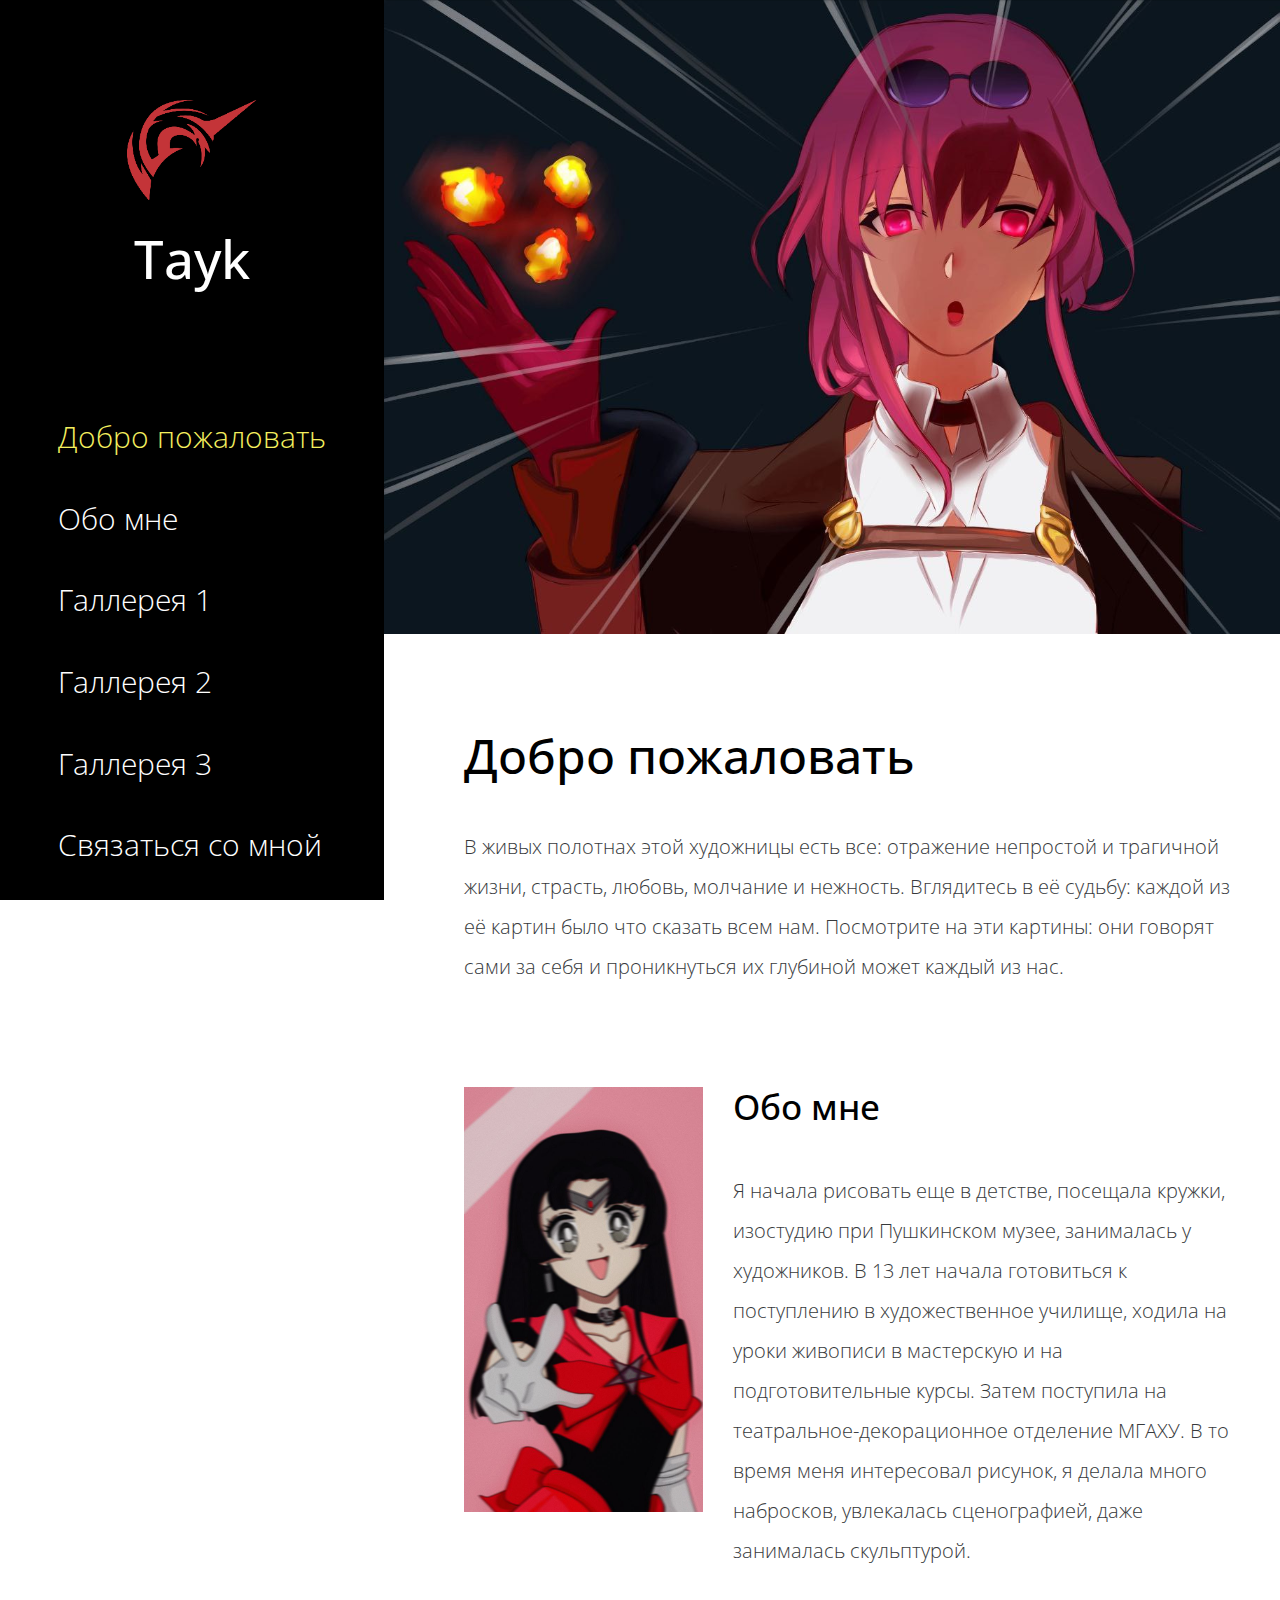
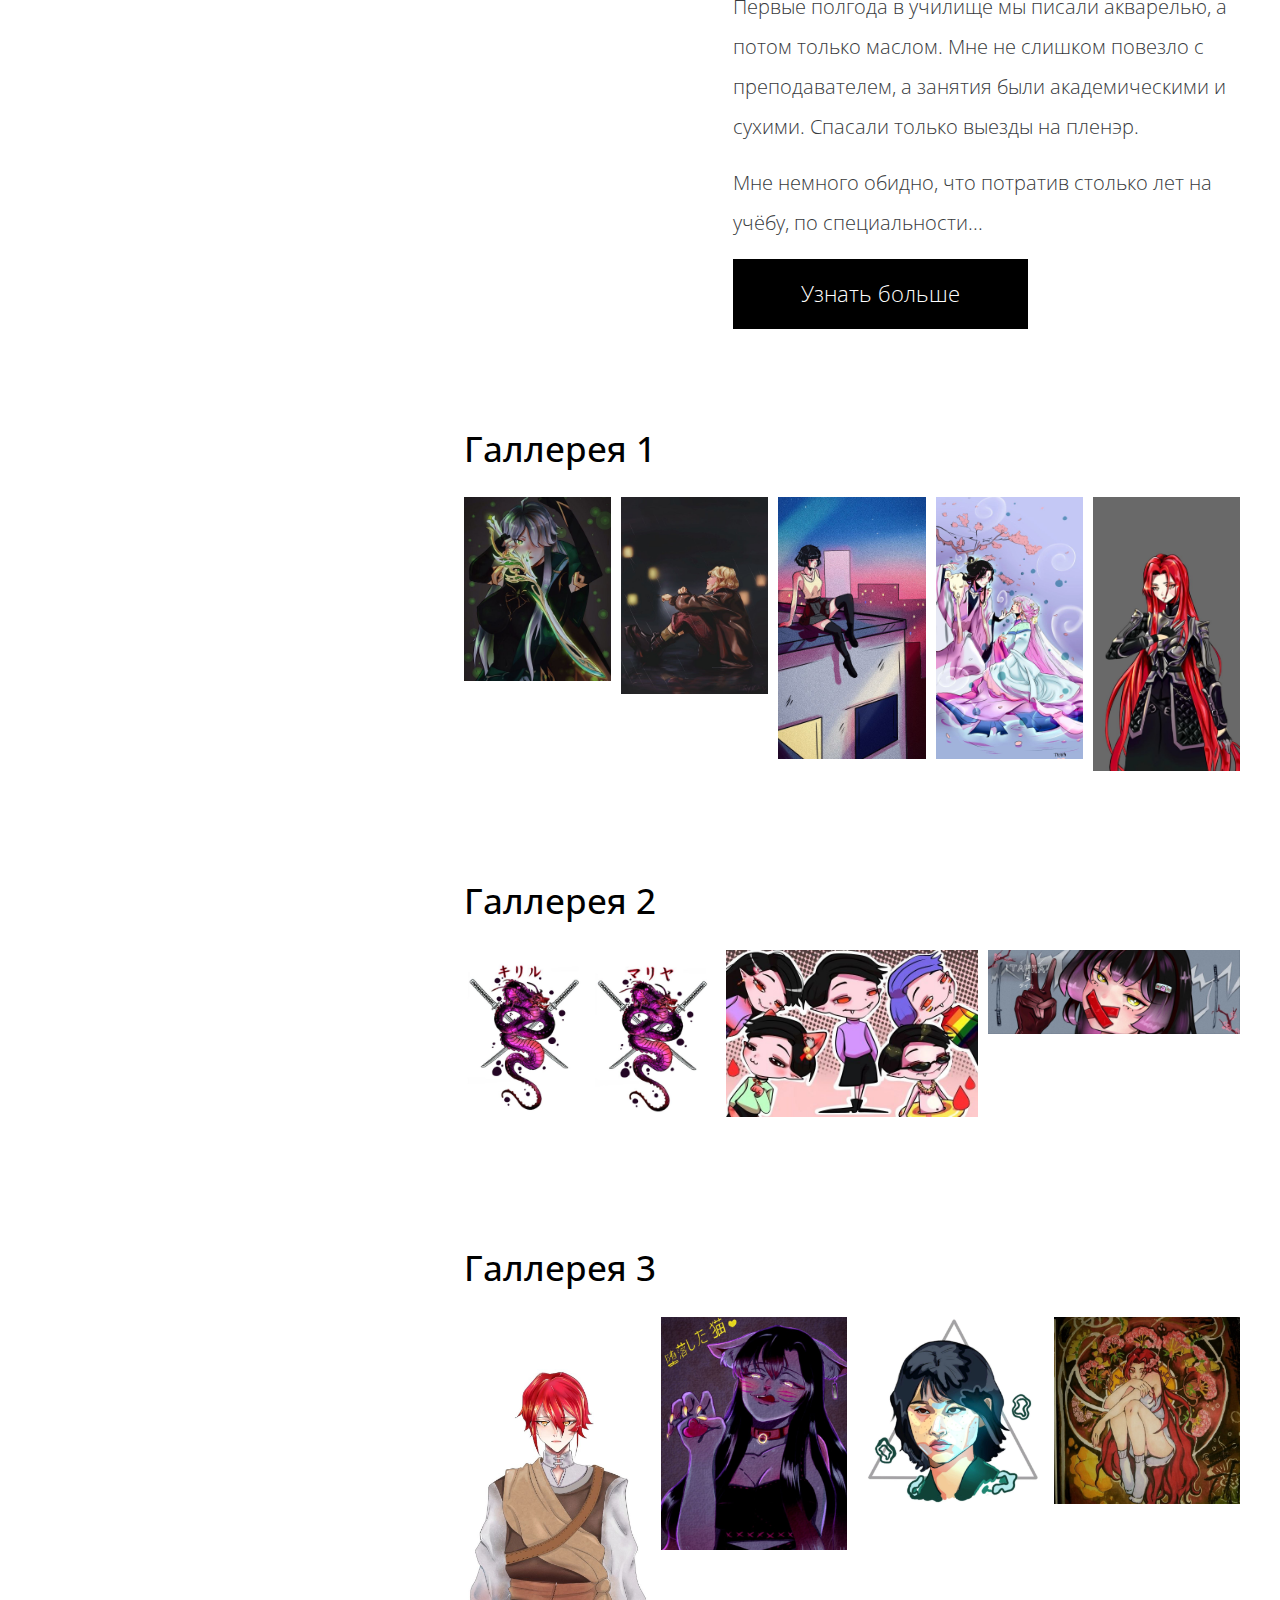
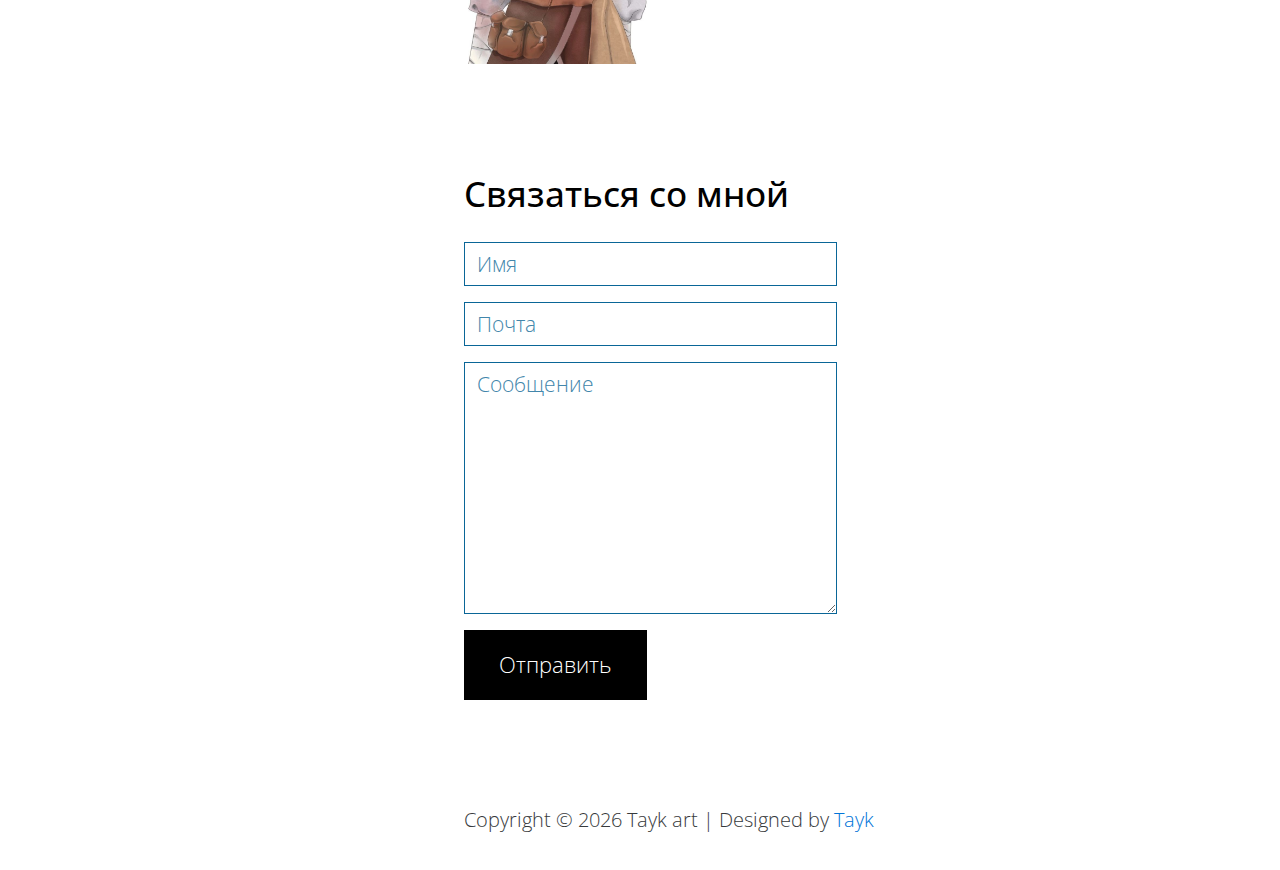
<file: index.html>
<!DOCTYPE html>
<html>
<head>
    <meta charset="utf-8">
    <meta http-equiv="X-UA-Compatible" content="IE=edge">
    <meta name="viewport" content="width=device-width, initial-scale=1">

    <title>Tauk</title>

    <!-- load stylesheets -->
    <link rel="stylesheet" href="https://fonts.googleapis.com/css?family=Open+Sans:300,400">  
    <link rel="stylesheet" href="css/bootstrap.min.css">
    <link rel="stylesheet" href="css/magnific-popup.css">                               
    <link rel="stylesheet" href="css/style.css">                                   

</head>
    <body>        
        <div class="container">
            <div class="row">
                <div class="tm-left-right-container">
                    <!-- Left column: logo and menu -->
                    <div class="tm-blue-bg tm-left-column">                        
                        <div class="tm-logo-div text-xs-center">
                            <img src="img/15.png" alt="Logo">
                            <h1 class="tm-site-name">Tayk</h1>
                        </div>
                        <nav class="tm-main-nav">
                            <ul class="tm-main-nav-ul">
                                <li class="tm-nav-item">
                                    <a href="#welcome" class="tm-nav-item-link">Добро пожаловать</a>
                                </li>
                                <li class="tm-nav-item">
                                    <a href="#about" class="tm-nav-item-link">Обо мне</a>
                                </li>
                                <li class="tm-nav-item">
                                    <a href="#galleryone" class="tm-nav-item-link">Галлерея 1</a>
                                </li>
                                <li class="tm-nav-item">
                                    <a href="#secondgallery" class="tm-nav-item-link">Галлерея 2</a>
                                </li>
                                <li class="tm-nav-item">
                                    <a href="#thirdgallery" class="tm-nav-item-link">Галлерея 3</a>
                                </li>
                                <li class="tm-nav-item">
                                    <a href="#contact" class="tm-nav-item-link">Связаться со мной</a>
                                </li>
                            </ul>
                        </nav>                                         
                    </div> <!-- Left column: logo and menu -->
                    
                    <!-- Right column: content -->
                    <div class="tm-right-column">
                        <figure>
                            <img src="img/photo_2023-06-04_22-13-18.jpg" alt="Header image" class="img-fluid">    
                        </figure>

                        <div class="tm-content-div">
                            <!-- Welcome section -->
                            <section id="welcome" class="tm-section">
                                <header>
                                    <h2 class="tm-blue-text tm-welcome-title tm-margin-b-45">Добро пожаловать</h2>
                                </header>
                                <p>В живых полотнах этой художницы есть все: отражение непростой и трагичной жизни, страсть, любовь, молчание и нежность. Вглядитесь в её судьбу: каждой из её картин было что сказать всем нам. Посмотрите на эти картины: они говорят сами за себя и проникнуться их глубиной может каждый из нас.</p>
                            </section>
                            <!-- About section -->
                            <section id="about" class="tm-section">
                                <div class="row">                                                                
                                    <div class="col-lg-8 col-md-7 col-sm-12 col-xs-12 push-lg-4 push-md-5">
                                        <header>
                                            <h2 class="tm-blue-text tm-section-title tm-margin-b-45">Обо мне</h2>
                                        </header>
                                        <p>Я начала рисовать еще в детстве, посещала кружки, изостудию при Пушкинском музее, занималась у художников. В 13 лет начала готовиться к поступлению в художественное училище, ходила на уроки живописи в мастерскую и на подготовительные курсы. Затем поступила на театральное-декорационное отделение МГАХУ. В то время меня интересовал рисунок, я делала много набросков, увлекалась сценографией, даже занималась скульптурой.</p>
                                        <p>Первые полгода в училище мы писали акварелью, а потом только маслом. Мне не слишком повезло с преподавателем, а занятия были академическими и сухими. Спасали только выезды на пленэр.</p>
                                        <p>Мне немного обидно, что потратив столько лет на учёбу, по специальности...</p>
                                        <a href="about.html#" class="tm-button tm-button-wide">Узнать больше</a>  
                                    </div>

                                    <div class="col-lg-4 col-md-5 col-sm-12 col-xs-12 pull-lg-8 pull-md-7 tm-about-img-container">
                                        <img src="img/photo_2023-03-11_18-25-50.jpg" alt="Image" class="img-fluid">    
                                    </div>  
                                </div>                            
                            </section>  

                            <!-- Gallery One section -->     
                            <section id="galleryone" class="tm-section">
                                <header><h2 class="tm-blue-text tm-section-title tm-margin-b-30">Галлерея 1</h2></header>
                                <div class="tm-gallery-container tm-gallery-1">
                                    <div class="tm-img-container tm-img-container-1">
                                        <a href="img/1.jpg"><img src="img/1.jpg" alt="Image" class="img-fluid tm-img-tn"></a>    
                                    </div>
                                    <div class="tm-img-container tm-img-container-1">
                                        <a href="img/2.jpg"><img src="img/2.jpg" alt="Image" class="img-fluid tm-img-tn"></a>    
                                    </div>
                                    <div class="tm-img-container tm-img-container-1">
                                        <a href="img/3.jpg"><img src="img/3.jpg" alt="Image" class="img-fluid tm-img-tn"></a>    
                                    </div>
                                    <div class="tm-img-container tm-img-container-1">
                                        <a href="img/4.jpg"><img src="img/4.jpg" alt="Image" class="img-fluid tm-img-tn"></a>    
                                    </div>
                                    <div class="tm-img-container tm-img-container-1">
                                        <a href="img/5.jpg"><img src="img/5.jpg" alt="Image" class="img-fluid tm-img-tn"></a>    
                                    </div>                                    
                                </div>
                            </section>

                            <!-- Second Gallery section -->     
                            <section id="secondgallery" class="tm-section">
                                <header><h2 class="tm-blue-text tm-section-title tm-margin-b-30">Галлерея 2</h2></header>
                                <div class="tm-gallery-container tm-gallery-2">
                                    <div class="tm-img-container tm-img-container-2">
                                        <a href="img/8.jpg"><img src="img/8.jpg" alt="Image" class="img-fluid tm-img-tn"></a>    
                                    </div>
                                    <div class="tm-img-container tm-img-container-2">
                                        <a href="img/7.jpg"><img src="img/7.jpg" alt="Image" class="img-fluid tm-img-tn"></a>    
                                    </div>
                                    <div class="tm-img-container tm-img-container-2">
                                        <a href="img/6.jpg"><img src="img/6.jpg" alt="Image" class="img-fluid tm-img-tn"></a>    
                                    </div>                                    
                                </div>
                            </section>

                            <!-- Third Gallery section -->     
                            <section id="thirdgallery" class="tm-section">
                                <header><h2 class="tm-blue-text tm-section-title tm-margin-b-30">Галлерея 3</h2></header>
                                <div class="tm-gallery-container tm-gallery-3">
                                    <div class="tm-img-container tm-img-container-3">
                                        <a href="img/9.jpg"><img src="img/9.jpg" alt="Image" class="img-fluid tm-img-tn"></a>    
                                    </div>
                                    <div class="tm-img-container tm-img-container-3">
                                        <a href="img/10.jpg"><img src="img/10.jpg" alt="Image" class="img-fluid tm-img-tn"></a>
                                    </div>
                                    <div class="tm-img-container tm-img-container-3">
                                        <a href="img/11.jpg"><img src="img/11.jpg" alt="Image" class="img-fluid tm-img-tn"></a>
                                    </div>
                                    <div class="tm-img-container tm-img-container-3">
                                        <a href="img/12.jpg"><img src="img/12.jpg" alt="Image" class="img-fluid tm-img-tn"></a>
                                    </div>                                    
                                </div>
                            </section>

                            <!-- Contact Us section -->
                            <section id="contact" class="tm-section">
                                <header><h2 class="tm-blue-text tm-section-title tm-margin-b-30">Связаться со мной</h2></header>

                                <div class="row">
                                    <div class="col-lg-6">
                                        <form action="#contact" method="post" class="contact-form">
                                            <div class="form-group">
                                                <input type="text" id="contact_name" name="contact_name" class="form-control" placeholder="Имя"  required/>
                                            </div>
                                            <div class="form-group">
                                                <input type="email" id="contact_email" name="contact_email" class="form-control" placeholder="Почта"  required/>
                                            </div>
                                            <div class="form-group">
                                                <textarea id="contact_message" name="contact_message" class="form-control" rows="9" placeholder="Сообщение" required></textarea>
                                            </div>                                            
                                            <button type="submit" class="float-right tm-button">Отправить</button>
                                        </form>    
                                    </div>
                                    
                                    <div class="col-lg-6 tm-contact-right">
                                        <p>
                                            
                                        </p>
                                        <address>
                                            <br>
                                            <br>
                                            
                                        </address>
                                    </div>
                                </div>
                                
                            </section>
                            <footer>
                                <p class="tm-copyright-p">Copyright &copy; <span class="tm-current-year">2023</span> Tayk art 
                                
                                | Designed by <a href="#" target="_parent">Tayk</a></p>
                            </footer>
                        </div>  
                        
                    </div> <!-- Right column: content -->
                </div>
            </div> <!-- row -->
        </div> <!-- container -->
        <div class="btn-up btn-up_hide"></div>
                
        <!-- load JS files -->
        <script src="js/jquery-1.11.3.min.js"></script>             <!-- jQuery (https://jquery.com/download/) -->
        <script src="js/jquery.magnific-popup.min.js"></script>     <!-- Magnific pop-up (http://dimsemenov.com/plugins/magnific-popup/) -->
        <script src="js/jquery.singlePageNav.min.js"></script>      <!-- Single Page Nav (https://github.com/ChrisWojcik/single-page-nav) -->
        <script src="js/up.js"></script> 
        <script>     
       
            $(document).ready(function(){

                // Single page nav
                $('.tm-main-nav').singlePageNav({
                    'currentClass' : "active",
                    offset : 20
                });

                // Magnific pop up
                $('.tm-gallery-1').magnificPopup({
                  delegate: 'a', // child items selector, by clicking on it popup will open
                  type: 'image',
                  gallery: {enabled:true}
                  // other options
                }); 

                $('.tm-gallery-2').magnificPopup({
                  delegate: 'a', // child items selector, by clicking on it popup will open
                  type: 'image',
                  gallery: {enabled:true}
                  // other options
                }); 

                $('.tm-gallery-3').magnificPopup({
                  delegate: 'a', // child items selector, by clicking on it popup will open
                  type: 'image',
                  gallery: {enabled:true}
                  // other options
                }); 

                $('.tm-current-year').text(new Date().getFullYear());                
            });
        </script>             
</body>
</html>
</file>
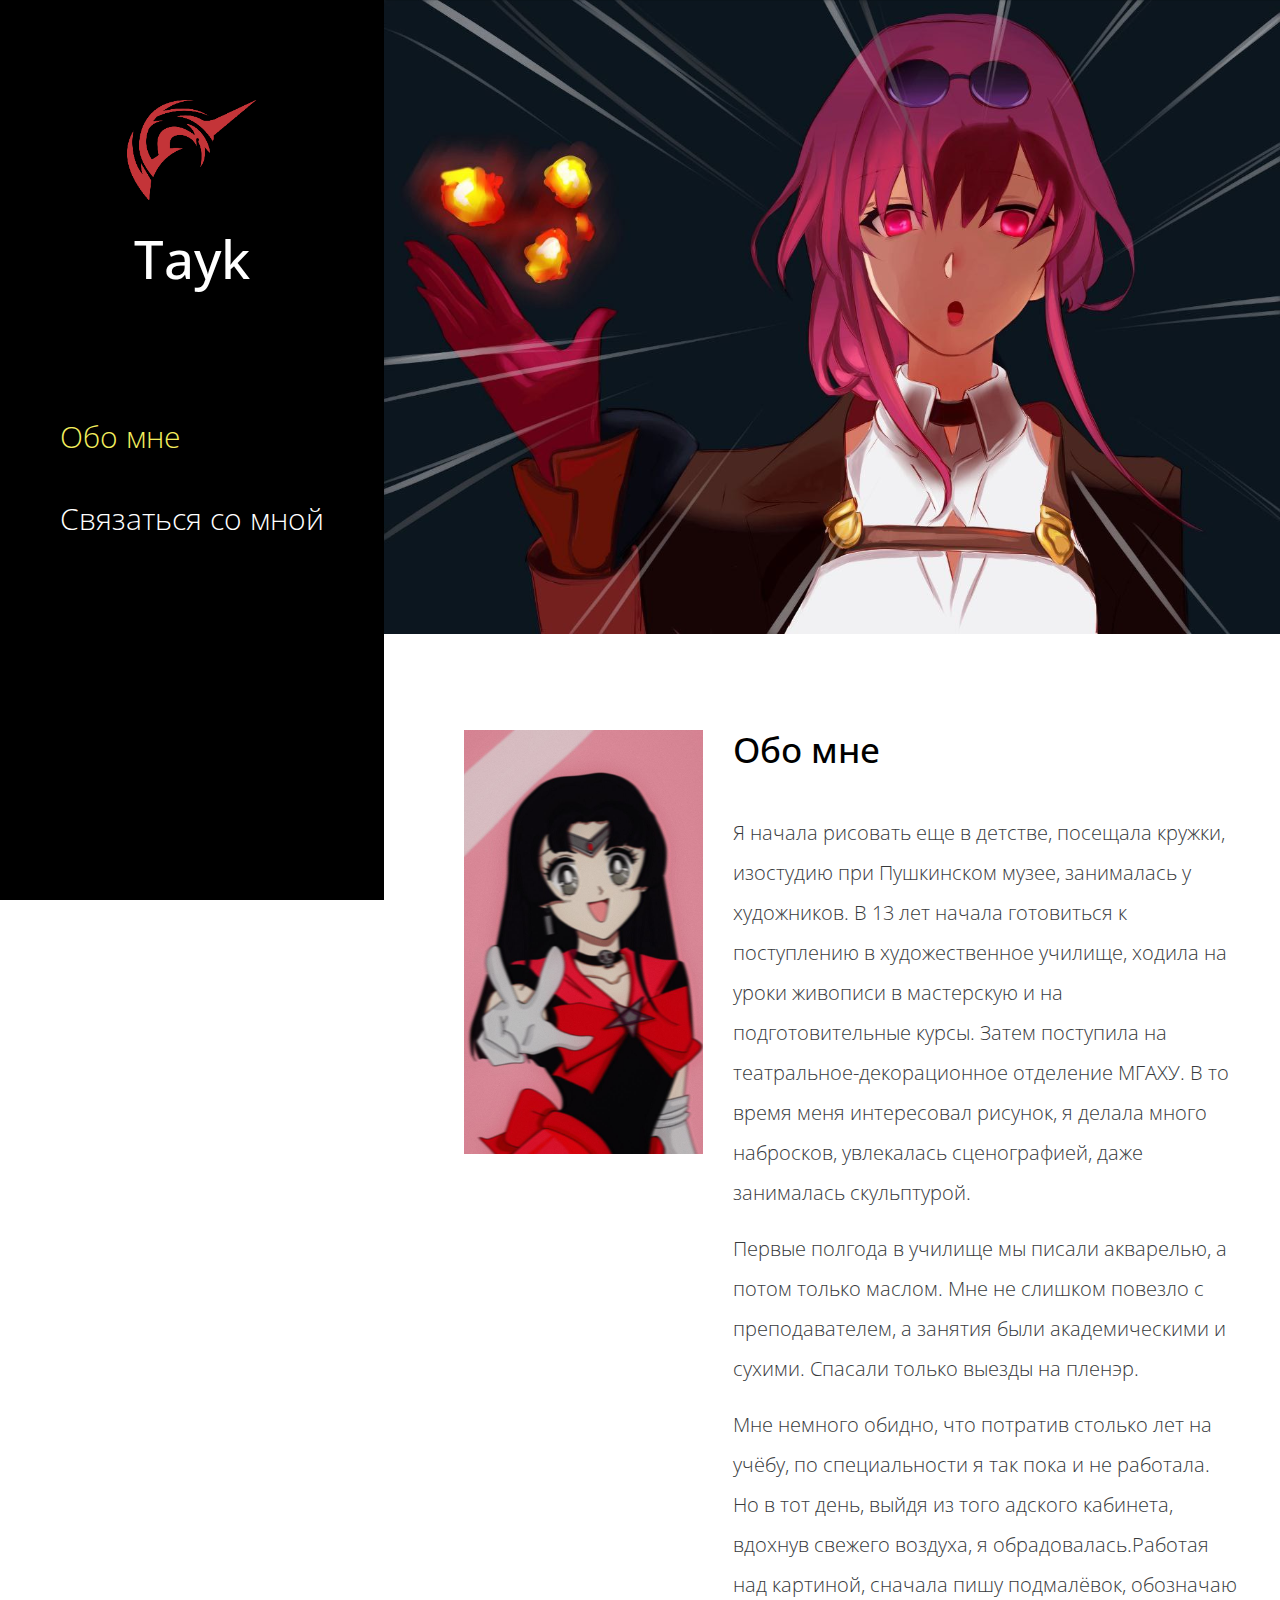
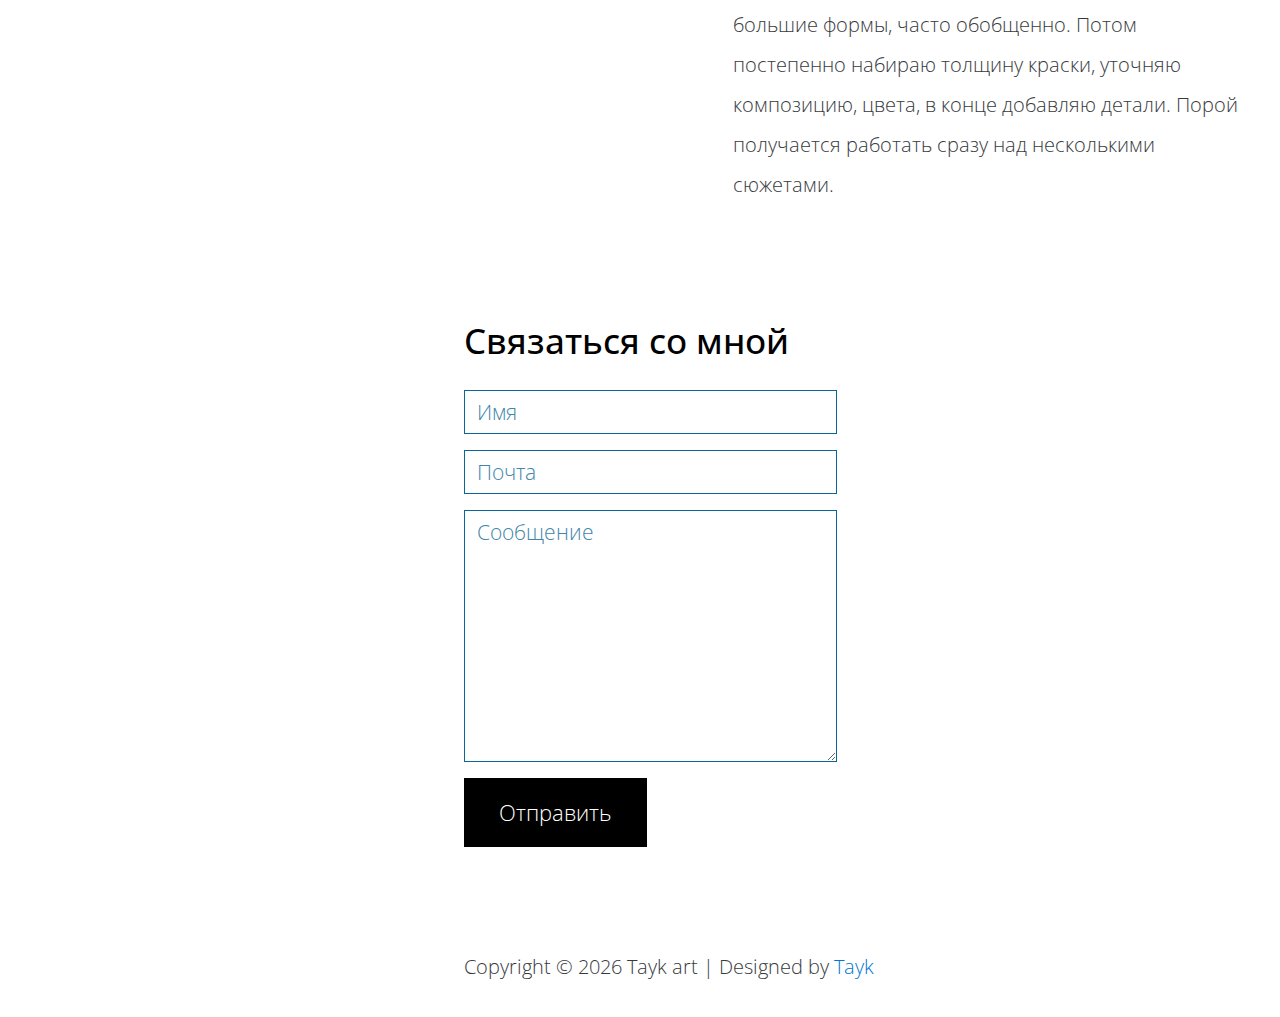
<file: about.html>
<!DOCTYPE html>
<html>
<head>
    <meta charset="utf-8">
    <meta http-equiv="X-UA-Compatible" content="IE=edge">
    <meta name="viewport" content="width=device-width, initial-scale=1">

    <title>Tauk</title>

    <!-- load stylesheets -->
    <link rel="stylesheet" href="https://fonts.googleapis.com/css?family=Open+Sans:300,400">  
    <link rel="stylesheet" href="css/bootstrap.min.css">
    <link rel="stylesheet" href="css/magnific-popup.css">                               
    <link rel="stylesheet" href="css/style.css">                                   

</head>
    <body>        
        <div class="container">
            <div class="row">
                <div class="tm-left-right-container">
                    <!-- Left column: logo and menu -->
                    <div class="tm-blue-bg tm-left-column">                        
                        <div class="tm-logo-div text-xs-center">
                            <img src="img/15.png" alt="Logo">
                            <h1 class="tm-site-name">Tayk</h1>
                        </div>
                        <nav class="tm-main-nav">
                            <ul class="tm-main-nav-ul">
                                <li class="tm-nav-item">
                                    <a href="#about" class="tm-nav-item-link">Обо мне</a>
                                </li>
                                <li class="tm-nav-item">
                                    <a href="#contact" class="tm-nav-item-link">Связаться со мной</a>
                                </li>
                            </ul>
                        </nav>                                         
                    </div> <!-- Left column: logo and menu -->
                    
                    <!-- Right column: content -->
                    <div class="tm-right-column">
                        <figure>
                            <img src="img/photo_2023-06-04_22-13-18.jpg" alt="Header image" class="img-fluid">    
                        </figure>

                        <div class="tm-content-div">
            
                            <!-- About section -->
                            <section id="about" class="tm-section">
                                <div class="row">                                                                
                                    <div class="col-lg-8 col-md-7 col-sm-12 col-xs-12 push-lg-4 push-md-5">
                                        <header>
                                            <h2 class="tm-blue-text tm-section-title tm-margin-b-45">Обо мне</h2>
                                        </header>
                                        <p>Я начала рисовать еще в детстве, посещала кружки, изостудию при Пушкинском музее, занималась у художников. В 13 лет начала готовиться к поступлению в художественное училище, ходила на уроки живописи в мастерскую и на подготовительные курсы. Затем поступила на театральное-декорационное отделение МГАХУ. В то время меня интересовал рисунок, я делала много набросков, увлекалась сценографией, даже занималась скульптурой.</p>
                                        <p>Первые полгода в училище мы писали акварелью, а потом только маслом. Мне не слишком повезло с преподавателем, а занятия были академическими и сухими. Спасали только выезды на пленэр.</p>
                                        <p>Мне немного обидно, что потратив столько лет на учёбу, по специальности я так пока и не работала. Но в тот день, выйдя из того адского кабинета, вдохнув свежего воздуха, я обрадовалась.Работая над картиной, сначала пишу подмалёвок, обозначаю большие формы, часто обобщенно. Потом постепенно набираю толщину краски, уточняю композицию, цвета, в конце добавляю детали. Порой получается работать сразу над несколькими сюжетами.</p>

                                    </div>

                                    <div class="col-lg-4 col-md-5 col-sm-12 col-xs-12 pull-lg-8 pull-md-7 tm-about-img-container">
                                        <img src="img/photo_2023-03-11_18-25-50.jpg" alt="Image" class="img-fluid">    
                                    </div>  
                                </div>                            
                            </section>  

                            <!-- Contact Us section -->
                            <section id="contact" class="tm-section">
                                <header><h2 class="tm-blue-text tm-section-title tm-margin-b-30">Связаться со мной</h2></header>

                                <div class="row">
                                    <div class="col-lg-6">
                                        <form action="#contact" method="post" class="contact-form">
                                            <div class="form-group">
                                                <input type="text" id="contact_name" name="contact_name" class="form-control" placeholder="Имя"  required/>
                                            </div>
                                            <div class="form-group">
                                                <input type="email" id="contact_email" name="contact_email" class="form-control" placeholder="Почта"  required/>
                                            </div>
                                            <div class="form-group">
                                                <textarea id="contact_message" name="contact_message" class="form-control" rows="9" placeholder="Сообщение" required></textarea>
                                            </div>                                            
                                            <button type="submit" class="float-right tm-button">Отправить</button>
                                        </form>    
                                    </div>
                                    
                                    <div class="col-lg-6 tm-contact-right">
                                        <p>
                                            
                                        </p>
                                        <address>
                                            <br>
                                            <br>
                                            
                                        </address>
                                    </div>
                                </div>
                                
                            </section>
                            <footer>
                                <p class="tm-copyright-p">Copyright &copy; <span class="tm-current-year">2023</span> Tayk art 
                                
                                | Designed by <a href="index.html#" target="_parent">Tayk</a></p>
                            </footer>
                        </div>  
                        
                    </div> <!-- Right column: content -->
                </div>
            </div> <!-- row -->
        </div> <!-- container -->
        <div class="btn-up btn-up_hide"></div>
                
        <!-- load JS files -->
        <script src="js/jquery-1.11.3.min.js"></script>             <!-- jQuery (https://jquery.com/download/) -->
        <script src="js/jquery.magnific-popup.min.js"></script>     <!-- Magnific pop-up (http://dimsemenov.com/plugins/magnific-popup/) -->
        <script src="js/jquery.singlePageNav.min.js"></script>      <!-- Single Page Nav (https://github.com/ChrisWojcik/single-page-nav) -->
        <script src="js/up.js"></script> 
        <script>     
       
            $(document).ready(function(){

                // Single page nav
                $('.tm-main-nav').singlePageNav({
                    'currentClass' : "active",
                    offset : 20
                });

                // Magnific pop up
                $('.tm-gallery-1').magnificPopup({
                  delegate: 'a', // child items selector, by clicking on it popup will open
                  type: 'image',
                  gallery: {enabled:true}
                  // other options
                }); 

                $('.tm-gallery-2').magnificPopup({
                  delegate: 'a', // child items selector, by clicking on it popup will open
                  type: 'image',
                  gallery: {enabled:true}
                  // other options
                }); 

                $('.tm-gallery-3').magnificPopup({
                  delegate: 'a', // child items selector, by clicking on it popup will open
                  type: 'image',
                  gallery: {enabled:true}
                  // other options
                }); 

                $('.tm-current-year').text(new Date().getFullYear());                
            });
        </script>             
</body>
</html>
</file>
<file: css/style.css>
body {
	font-family: 'Open Sans', Helvetica, Arial, sans-serif;
	font-size: 20px;
	font-weight: 300;
	overflow-x: hidden;
}

a, button { transition: all 0.3s ease; }
a:hover,
a:focus {
	text-decoration: none;
	outline: none;
}

.row { display: block; }
.tm-left-right-container { width: 100%; }

.tm-blue-bg {
	background-color: #000000;
	color: white;
}

.tm-blue-text {	color: #000000; }
.tm-blue-bg a {	color: white; }

.tm-site-name {
	font-size: 4rem;
	margin-top: 20px;
}

.tm-logo-div { 
	padding-top: 40px; 
	padding-bottom: 40px;
}

.tm-main-nav { display: none; }

.tm-main-nav-ul {
	display: inline-block;
	padding-left: 0;
}

.tm-section { margin-bottom: 60px; }
.tm-welcome-title {	font-size: 2.4rem; }
.tm-section-title {	font-size: 2.2rem; }
.tm-content-div { padding: 40px; }
.tm-margin-b-45 { margin-bottom: 45px; }
.tm-margin-b-30 { margin-bottom: 30px; }
p { line-height: 2; }

.tm-button {
	background-color: #000000;
	border: none;
	color: white;
	cursor: pointer;
	display: inline-block;
	font-size: 1.4rem;	
	padding: 18px 35px;
}

.tm-button-wide { padding: 18px 40px; }

.tm-button:hover,
.tm-button:active,
.tm-button:focus {
	background-color: #000000;
	color: white;
}

.tm-nav-item:hover a,
.tm-nav-item:active a,
.tm-nav-item:focus a,
.tm-nav-item-link.active {
	color: #f4ef5e;
}

.tm-about-img-container { margin-top: 50px; }

.tm-gallery-container {
	overflow: auto;
	margin-left: -5px;
	margin-right: -5px;
}

.tm-img-container {	float: left; }

.tm-img-container-1,
.tm-img-container-2,
.tm-img-container-3 { 
	margin-bottom: 10px;
	width: 50%; 
}

.tm-img-tn {
	padding-left: 5px;
	padding-right: 5px;
}

.tm-img-tn {
	display: block;
	margin: 0 auto;
}

.tm-contact-right { margin-top: 40px; }

.form-control {
	border-color: #0a6697;
	border-radius: 0;
	color: #4286ab;
	font-family: 'Open Sans', Helvetica, Arial, sans-serif;
	font-size: 1.3rem;
}

input::-webkit-input-placeholder,
textarea::-webkit-input-placeholder {
	color: #4286ab !important;
}
 
input:-moz-placeholder,
textarea:-moz-placeholder { /* Firefox 18- */
	color: #4286ab !important;  
}
 
input::-moz-placeholder,
textarea::-moz-placeholder {  /* Firefox 19+ */
	color: #4286ab !important;  
}
 
input:-ms-input-placeholder,
textarea:-ms-input-placeholder {  
	color: #4286ab !important;  
}

.tm-contact-right {	padding-left: 15px; }
.tm-copyright-p { margin-bottom: 0; }
.btn-up {
	position: fixed;
	background-color: #DC143C;
	left: 20px;
	bottom: 30px;
	border-radius: 25px;
	cursor: pointer;
	display: flex;
	align-items: center;
	justify-content: center;
	transition: opacity 0.15s ease-in-out, transform 0.3s ease-in-out;
	color: #fff;
	width: 50px;
	height: 50px;
	opacity: 1;
	transform: translateY(0);
  }
  
  .btn-up_hide {
	display: none;
  }
  
  .btn-up_hiding {
	opacity: 0;
	transform: translateY(100px);
  }
  
  .btn-up-icon {
	width: 40px;
	height: 40px;
	fill: currentcolor;
  }
  
  @media (hover: hover) and (pointer: fine) {
	.btn-up:hover {
	  background-color: #FF4500;
	}
  }

/* Media Queries */
@media (min-width: 576px) {
	.container { width: 100%; }
	.tm-site-name { margin-top: 35px; }
	.tm-welcome-title { font-size: 3rem; }
	.tm-img-container-1 { width: 20%; }
	.tm-img-container-2 { width: 33.3334%; }
	.tm-img-container-3 { width: 25%; }
}

@media (min-width: 768px) {
	.tm-about-img-container { margin-top: 0; }
}

@media (min-width: 992px) {
	.tm-main-nav {
		display: flex;
		justify-content: center;
	}

	.tm-left-column { 
		position: fixed; 
		height: 100%;
	}

	.container { width: 100%; }
	.tm-left-column { width: 30%; }

	.tm-right-column {
		float: right;
		width: 70%;
	}

	.tm-nav-item {
		cursor: pointer;
		font-size: 1.5rem;
		list-style: none;
		padding: 18px 30px;
		transition: all 0.3s ease;
	}

	.tm-site-name {
	    font-size: 3.3rem;
	    margin-top: 30px;
	}

	.tm-logo-div {
	    padding-top: 50px;
	    padding-bottom: 50px;
	}

	.tm-section { margin-bottom: 100px; }

	.tm-content-div { padding: 80px 40px 30px 80px;	}

	.tm-img-container-1 {
		margin-bottom: 10px;
		width: 33.3334%;
	}

	.tm-img-container-2 {
		margin-bottom: 10px;
		width: 50%;
	}

	.tm-img-container-3 {
		margin-bottom: 10px;
		width: 33.3333%;
	}

	.tm-contact-right { margin-top: 0; }
}

@media (min-width: 1200px) {		
	.container { width: 100%; }	
	.tm-button-wide { padding: 18px 68px; }
	.tm-img-container-1 { width: 20%; }
	.tm-img-container-2 { width: 33.3333%; }
	.tm-img-container-3 { width: 25%; }
	.tm-contact-right { padding-left: 42px; }
}

@media (min-width: 1500px) {	
	.container { width: 100%; }
	p { margin-bottom: 30px; }

	.tm-gallery-container {
		overflow: auto;
		margin-left: -10px;
		margin-right: -10px;
	}

	.tm-img-tn {
		padding-left: 10px;
		padding-right: 10px;
	}
}

@media (min-width: 1800px) {
	.container,
	.tm-left-right-container {
	    width: 100%;
	}

	p { margin-bottom: 36px; }

	.tm-gallery-container {
		overflow: auto;
		margin-left: -10px;
		margin-right: -10px;
	}

	.tm-img-container-1 { width: 20%; }

	.tm-img-tn {
		padding-left: 10px;
		padding-right: 10px;
	}
}

@media (max-height: 860px) {
	.tm-logo-div {
	    padding-top: 45px;
	    padding-bottom: 20px;
	}

	.tm-nav-item { font-size: 1.4rem; }

	.tm-site-name {
		font-size: 2.4rem;
		margin-top: 10px;
	}
}

@media (min-height: 859px) {
	.tm-logo-div {
	    padding-top: 100px;
	    padding-bottom: 100px;
	}

	.tm-nav-item { font-size: 1.9rem; }
}
</file>
